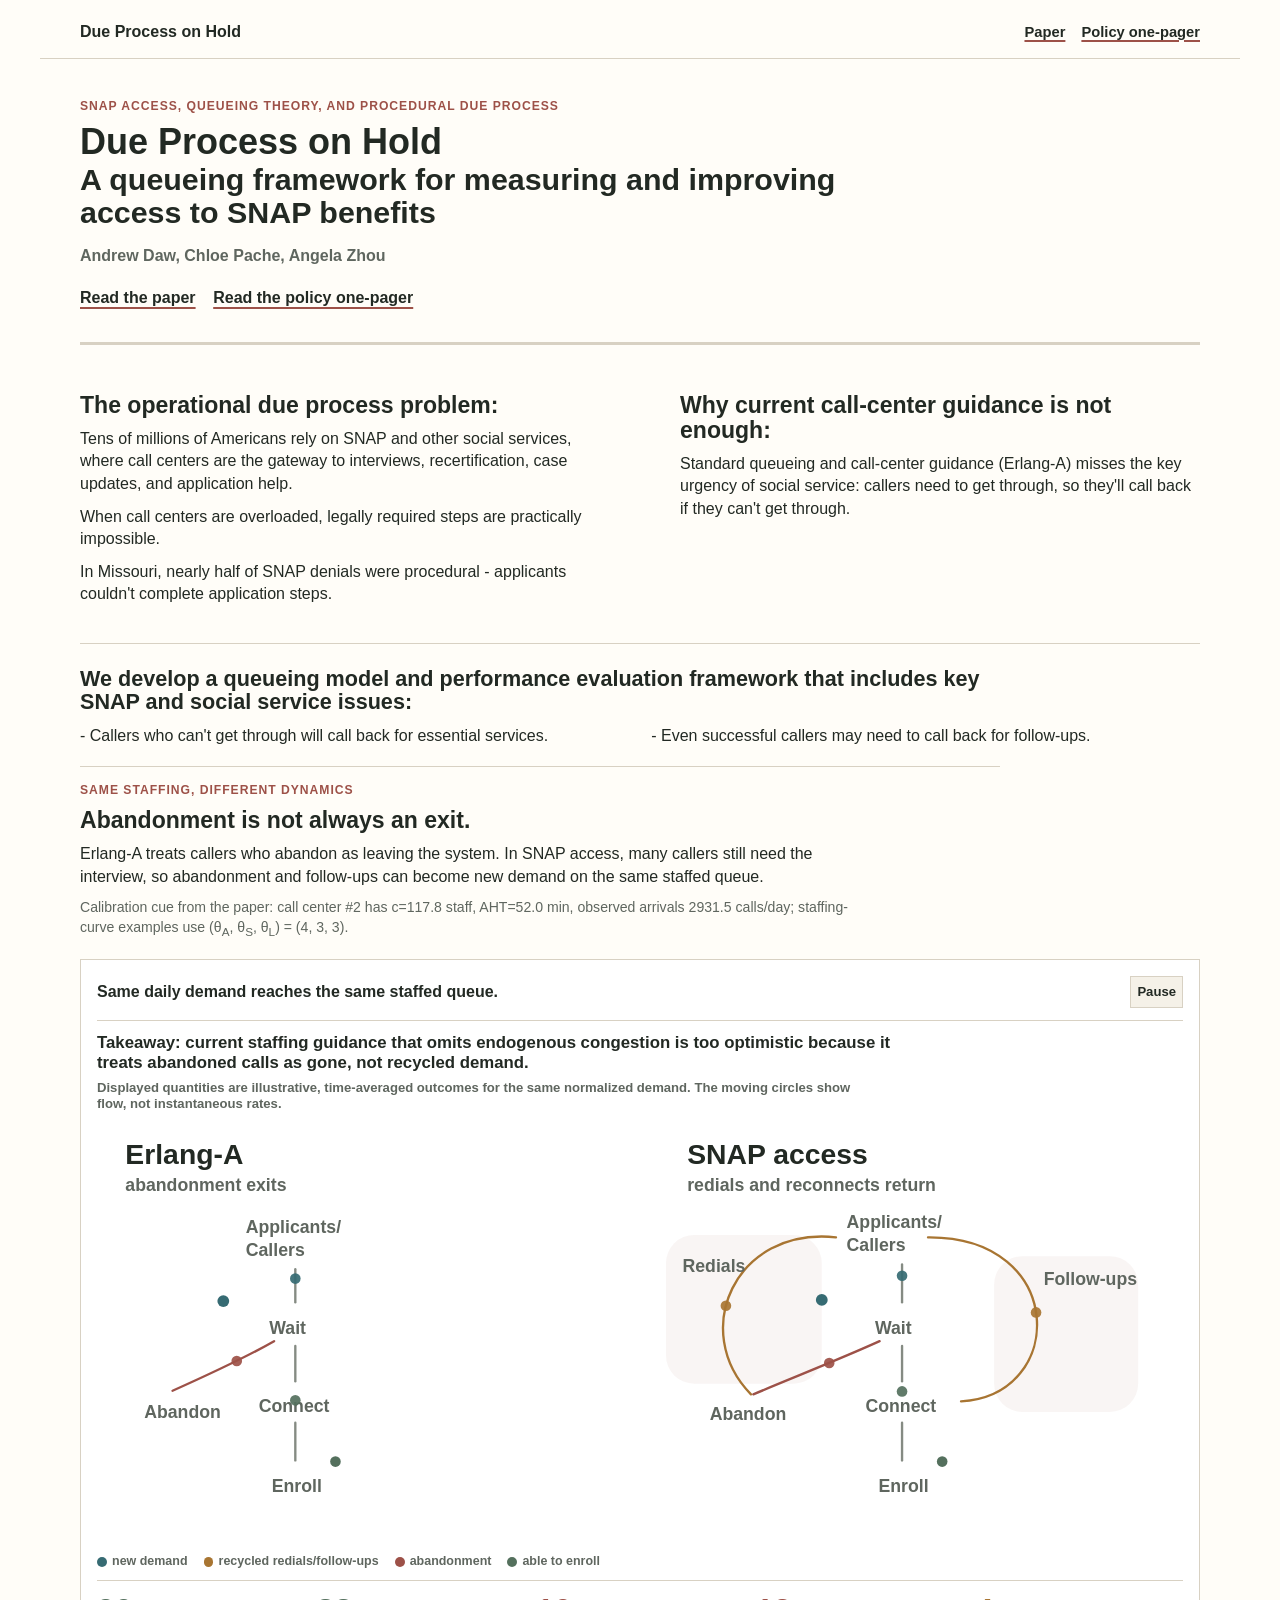
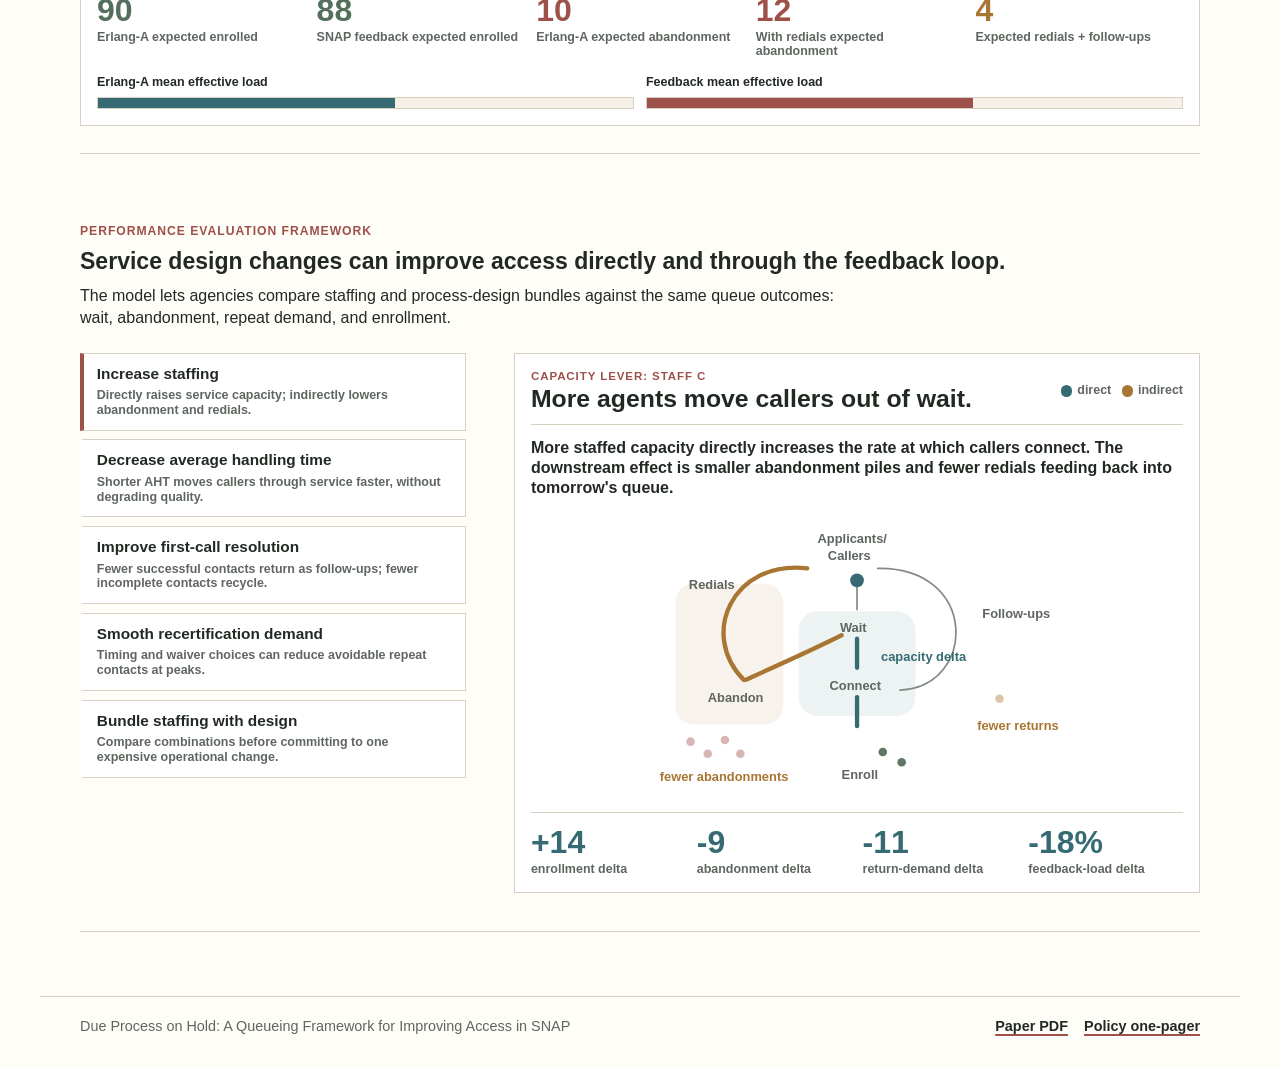
<file: docs/index.html>
<!doctype html>
<html lang="en">
  <head>
    <meta charset="utf-8">
    <meta name="viewport" content="width=device-width, initial-scale=1">
    <title>Due Process on Hold</title>
    <meta
      name="description"
      content="Landing page for Due Process on Hold: A Queueing Framework for Improving Access in SNAP."
    >
    <link rel="stylesheet" href="styles.css?v=20260518-4">
    <script src="animation.js?v=20260518-2" defer></script>
  </head>
  <body>
    <a class="skip-link" href="#main">Skip to content</a>

    <header class="site-header">
      <a class="brand" href="index.html">Due Process on Hold</a>
      <nav aria-label="Primary navigation">
        <a href="https://arxiv.org/pdf/2605.15165">Paper</a>
        <a href="policy.html">Policy one-pager</a>
      </nav>
    </header>

    <main id="main" class="sheet">
      <section class="title-block">
        <p class="eyebrow">SNAP access, queueing theory, and procedural due process</p>
        <h1>Due Process on Hold</h1>
        <p class="subtitle">A queueing framework for measuring and improving access to SNAP benefits</p>
        <p class="authors">Andrew Daw, Chloe Pache, Angela Zhou</p>
        <div class="link-row" aria-label="Project links">
          <a href="https://arxiv.org/pdf/2605.15165">Read the paper</a>
          <a href="policy.html">Read the policy one-pager</a>
        </div>
      </section>

      <section class="argument-grid" aria-label="Project summary">
        <article>
          <h2>The operational due process problem:</h2>
          <p>
            Tens of millions of Americans rely on SNAP and other social services, where call centers are the gateway to interviews, recertification, case updates, and application help.
          </p>
          <p>
            When call centers are overloaded, legally required steps are practically impossible.
          </p>
          <p>
            In Missouri, nearly half of SNAP denials were procedural - applicants couldn't complete application steps.
          </p>
        </article>

        <article>
          <h2>Why current call-center guidance is not enough:</h2>
          <p>
            Standard queueing and call-center guidance (Erlang-A) misses the key urgency of social service: callers need to get through, so they'll call back if they can't get through.
          </p>
        </article>
      </section>

      <section class="congestion-demo" aria-labelledby="congestion-title">
        <div class="demo-intro">
          <div class="model-callout">
            <h2>We develop a queueing model and performance evaluation framework that includes key SNAP and social service issues:</h2>
            <ul>
              <li>Callers who can't get through will call back for essential services.</li>
              <li>Even successful callers may need to call back for follow-ups.</li>
            </ul>
          </div>

          <div class="demo-copy">
            <p class="eyebrow">Same staffing, different dynamics</p>
            <h2 id="congestion-title">Abandonment is not always an exit.</h2>
            <p>
              Erlang-A treats callers who abandon as leaving the system. In SNAP access, many callers still need the interview, so abandonment and follow-ups can become new demand on the same staffed queue.
            </p>
            <p class="demo-note">
              Calibration cue from the paper: call center #2 has c=117.8 staff, AHT=52.0 min, observed arrivals 2931.5 calls/day; staffing-curve examples use (&theta;<sub>A</sub>, &theta;<sub>S</sub>, &theta;<sub>L</sub>) = (4, 3, 3).
            </p>
          </div>
        </div>

        <div class="demo-panel" data-congestion-demo>
          <div class="demo-status">
            <p data-demo-step>Same daily demand reaches the same staffed queue.</p>
            <button type="button" data-demo-toggle aria-pressed="false">Pause</button>
          </div>
          <p class="demo-takeaway">
            Takeaway: current staffing guidance that omits endogenous congestion is too optimistic because it treats abandoned calls as gone, not recycled demand.
          </p>
          <p class="demo-measure-note">
            Displayed quantities are illustrative, time-averaged outcomes for the same normalized demand. The moving circles show flow, not instantaneous rates.
          </p>

          <svg class="queue-animation" viewBox="0 0 920 360" role="img" aria-labelledby="animation-title animation-desc">
            <title id="animation-title">Animated comparison of Erlang-A abandonment and redial feedback</title>
            <desc id="animation-desc">Both lanes use the same staffing. In the Erlang-A lane, abandonment exits. In the SNAP-access lane, redials and follow-ups return to the same queue and raise effective load.</desc>
            <defs>
              <style>
                .queue-animation text { fill: #222923; font-family: Arial, Helvetica, sans-serif; }
                .queue-animation .lane-title { font-size: 24px; font-weight: 900; }
                .queue-animation .lane-subtitle,
                .queue-animation .node-label { fill: #5f665f; font-size: 15px; font-weight: 800; }
                .queue-animation .flow-line,
                .queue-animation .abandon-line,
                .queue-animation .return-line,
                .queue-animation .feedback-line { fill: none; stroke: #858b83; stroke-linecap: round; stroke-width: 2; }
                .queue-animation .abandon-line { stroke: #9d5148; }
                .queue-animation .return-line { stroke: #a87532; }
                .queue-animation .feedback-line { stroke: #a87532; }
                .queue-animation .feedback-backdrop { fill: #9d5148; opacity: 0.06; stroke: none; }
                .queue-animation .pile-dot { fill: #9d5148; opacity: 0; }
                .queue-animation .enroll-dot { fill: #54705d; opacity: 0; }
                .queue-animation .base-enroll { opacity: 1; }
                .queue-animation .fresh-dot { fill: #366b73; opacity: 1; }
                .queue-animation .moving-dot { opacity: 0.92; }
                .queue-animation .moving-fresh { fill: #366b73; }
                .queue-animation .moving-enroll { fill: #54705d; }
                .queue-animation .moving-abandon { fill: #9d5148; }
                .queue-animation .moving-return { fill: #a87532; }
              </style>
            </defs>

            <g class="animation-lane erlang-lane">
              <text class="lane-title" x="24" y="34">Erlang-A</text>
              <text class="lane-subtitle" x="24" y="57">abandonment exits</text>
              <text class="node-label" x="126" y="92">Applicants/</text>
              <text class="node-label" x="126" y="112">Callers</text>
              <path class="flow-line" d="M168 123 V151"></path>
              <text class="node-label" x="146" y="178">Wait</text>
              <path class="abandon-line" d="M150 184 C122 200 93 213 64 226"></path>
              <text class="node-label" x="40" y="249">Abandon</text>
              <path class="flow-line" d="M168 188 V218"></path>
              <text class="node-label" x="137" y="244">Connect</text>
              <path class="flow-line" d="M168 253 V285"></path>
              <text class="node-label" x="148" y="312">Enroll</text>
              <circle class="fresh-dot" cx="107" cy="150" r="5"></circle>
              <circle class="enroll-dot base-enroll" cx="202" cy="286" r="4.5"></circle>
              <circle class="enroll-dot s1" cx="216" cy="298" r="4.5"></circle>
              <circle class="enroll-dot s1" cx="192" cy="302" r="4.5"></circle>
              <circle class="enroll-dot s2" cx="207" cy="314" r="4.5"></circle>
              <circle class="enroll-dot s3" cx="228" cy="284" r="4.5"></circle>
              <circle class="pile-dot erlang-pile s1" cx="56" cy="270" r="5"></circle>
              <circle class="pile-dot erlang-pile s2" cx="70" cy="282" r="5"></circle>
              <circle class="pile-dot erlang-pile s3" cx="46" cy="289" r="5"></circle>
              <circle class="pile-dot erlang-pile s3" cx="82" cy="268" r="5"></circle>
              <circle class="moving-dot moving-fresh" r="4.5">
                <animateMotion dur="4.8s" repeatCount="indefinite" path="M168 123 V151"></animateMotion>
              </circle>
              <circle class="moving-dot moving-enroll" r="4.5">
                <animateMotion dur="5.4s" begin="-1.2s" repeatCount="indefinite" path="M168 188 V285"></animateMotion>
              </circle>
              <circle class="moving-dot moving-abandon" r="4.5">
                <animateMotion dur="5.8s" begin="-0.8s" repeatCount="indefinite" path="M150 184 C122 200 93 213 64 226"></animateMotion>
              </circle>
            </g>

            <g class="animation-lane feedback-lane">
              <text class="lane-title" x="500" y="34">SNAP access</text>
              <text class="lane-subtitle" x="500" y="57">redials and reconnects return</text>
              <rect class="feedback-backdrop redial-backdrop" x="482" y="94" width="132" height="126" rx="24"></rect>
              <rect class="feedback-backdrop followup-backdrop" x="760" y="112" width="122" height="132" rx="24"></rect>
              <text class="node-label" x="635" y="88">Applicants/</text>
              <text class="node-label" x="635" y="108">Callers</text>
              <path class="flow-line" d="M682 119 V151"></path>
              <text class="node-label" x="659" y="178">Wait</text>
              <path class="abandon-line" d="M663 184 C630 199 594 213 556 229"></path>
              <text class="node-label" x="519" y="251">Abandon</text>
              <path class="return-line" d="M554 229 C502 176 540 87 626 96"></path>
              <text class="node-label" x="496" y="125">Redials</text>
              <path class="flow-line" d="M682 188 V218"></path>
              <text class="node-label" x="651" y="244">Connect</text>
              <path class="flow-line" d="M682 253 V285"></path>
              <text class="node-label" x="662" y="312">Enroll</text>
              <path class="feedback-line" d="M732 235 C822 230 822 95 704 96"></path>
              <text class="node-label" x="802" y="136">Follow-ups</text>
              <circle class="fresh-dot" cx="614" cy="149" r="5"></circle>
              <circle class="enroll-dot base-enroll" cx="716" cy="286" r="4.5"></circle>
              <circle class="enroll-dot s1" cx="730" cy="298" r="4.5"></circle>
              <circle class="enroll-dot s1" cx="706" cy="302" r="4.5"></circle>
              <circle class="enroll-dot s2" cx="721" cy="314" r="4.5"></circle>
              <circle class="pile-dot feedback-pile s1" cx="548" cy="274" r="5"></circle>
              <circle class="pile-dot feedback-pile s1" cx="562" cy="286" r="5"></circle>
              <circle class="pile-dot feedback-pile s2" cx="536" cy="292" r="5"></circle>
              <circle class="pile-dot feedback-pile s2" cx="576" cy="270" r="5"></circle>
              <circle class="pile-dot feedback-pile s3" cx="590" cy="284" r="5"></circle>
              <circle class="pile-dot feedback-pile s3" cx="552" cy="306" r="5"></circle>
              <circle class="pile-dot feedback-pile s3" cx="522" cy="276" r="5"></circle>
              <circle class="moving-dot moving-fresh" r="4.5">
                <animateMotion dur="4.6s" repeatCount="indefinite" path="M682 119 V151"></animateMotion>
              </circle>
              <circle class="moving-dot moving-enroll" r="4.5">
                <animateMotion dur="5.2s" begin="-0.7s" repeatCount="indefinite" path="M682 188 V285"></animateMotion>
              </circle>
              <circle class="moving-dot moving-abandon" r="4.5">
                <animateMotion dur="4.4s" begin="-0.4s" repeatCount="indefinite" path="M663 184 C630 199 594 213 556 229"></animateMotion>
              </circle>
              <circle class="moving-dot moving-return" r="4.5">
                <animateMotion dur="5.6s" begin="-0.9s" repeatCount="indefinite" path="M554 229 C502 176 540 87 626 96"></animateMotion>
              </circle>
              <circle class="moving-dot moving-return" r="4.5">
                <animateMotion dur="6.2s" begin="-1.6s" repeatCount="indefinite" path="M732 235 C822 230 822 95 704 96"></animateMotion>
              </circle>
            </g>
          </svg>

          <div class="demo-legend" aria-label="Animation legend">
            <span><i class="legend-blue"></i>new demand</span>
            <span><i class="legend-gold"></i>recycled redials/follow-ups</span>
            <span><i class="legend-red"></i>abandonment</span>
            <span><i class="legend-green"></i>able to enroll</span>
          </div>

          <div class="demo-metrics" aria-live="polite">
            <div class="metric-enroll">
              <strong data-erlang-enroll>92</strong>
              <span>Erlang-A expected enrolled</span>
            </div>
            <div class="metric-enroll">
              <strong data-feedback-enroll>92</strong>
              <span>SNAP feedback expected enrolled</span>
            </div>
            <div>
              <strong data-erlang-abandon>8</strong>
              <span>Erlang-A expected abandonment</span>
            </div>
            <div class="metric-abandon">
              <strong data-feedback-abandon>8</strong>
              <span>With redials expected abandonment</span>
            </div>
            <div class="metric-return">
              <strong data-feedback-return>0</strong>
              <span>Expected redials + follow-ups</span>
            </div>
          </div>

          <div class="load-bars">
            <div>
              <span>Erlang-A mean effective load</span>
              <div class="load-track"><i data-erlang-load style="width: 100%"></i></div>
            </div>
            <div>
              <span>Feedback mean effective load</span>
              <div class="load-track"><i data-feedback-load style="width: 100%"></i></div>
            </div>
          </div>
        </div>
      </section>

      <section class="evaluation-framework" aria-labelledby="evaluation-title" data-evaluation-panel>
        <div class="evaluation-head">
          <p class="eyebrow">Performance evaluation framework</p>
          <h2 id="evaluation-title">Service design changes can improve access directly and through the feedback loop.</h2>
          <p>
            The model lets agencies compare staffing and process-design bundles against the same queue outcomes: wait, abandonment, repeat demand, and enrollment.
          </p>
        </div>

        <div class="evaluation-layout">
          <div class="intervention-list" aria-label="Potential interventions">
            <button class="intervention-card is-active" type="button" data-intervention="staffing" aria-pressed="true">
              <span>Increase staffing</span>
              <small>Directly raises service capacity; indirectly lowers abandonment and redials.</small>
            </button>
            <button class="intervention-card" type="button" data-intervention="aht" aria-pressed="false">
              <span>Decrease average handling time</span>
              <small>Shorter AHT moves callers through service faster, without degrading quality.</small>
            </button>
            <button class="intervention-card" type="button" data-intervention="resolution" aria-pressed="false">
              <span>Improve first-call resolution</span>
              <small>Fewer successful contacts return as follow-ups; fewer incomplete contacts recycle.</small>
            </button>
            <button class="intervention-card" type="button" data-intervention="recertification" aria-pressed="false">
              <span>Smooth recertification demand</span>
              <small>Timing and waiver choices can reduce avoidable repeat contacts at peaks.</small>
            </button>
            <button class="intervention-card" type="button" data-intervention="bundle" aria-pressed="false">
              <span>Bundle staffing with design</span>
              <small>Compare combinations before committing to one expensive operational change.</small>
            </button>
          </div>

          <div class="evaluation-panel" data-active="staffing">
            <div class="evaluation-status">
              <div>
                <p class="mini-label" data-eval-parameter>Capacity lever: staff c</p>
                <h3 data-eval-title>More agents move callers out of wait.</h3>
              </div>
              <div class="effect-key" aria-label="Effect legend">
                <span><i class="effect-direct"></i>direct</span>
                <span><i class="effect-indirect"></i>indirect</span>
              </div>
            </div>

            <p class="evaluation-copy" data-eval-copy>
              More staffed capacity directly increases the rate at which callers connect. The downstream effect is smaller abandonment piles and fewer redials feeding back into tomorrow's queue.
            </p>

            <svg class="evaluation-figure" viewBox="0 0 760 340" role="img" aria-labelledby="evaluation-figure-title evaluation-figure-desc">
              <title id="evaluation-figure-title">Service-design intervention effects on the access queue</title>
              <desc id="evaluation-figure-desc">Selecting an intervention keeps the same access-queue structure and highlights only the direct and indirect deltas.</desc>
              <g class="eval-backdrops">
                <rect class="eval-zone eval-zone-direct" data-effects="staffing aht bundle" x="312" y="118" width="136" height="122" rx="22"></rect>
                <rect class="eval-zone eval-zone-direct" data-effects="resolution bundle" x="340" y="218" width="142" height="90" rx="22"></rect>
                <rect class="eval-zone eval-zone-direct" data-effects="recertification bundle" x="342" y="88" width="76" height="44" rx="18"></rect>
                <rect class="eval-zone eval-zone-indirect" data-effects="staffing aht recertification bundle" x="168" y="86" width="126" height="164" rx="22"></rect>
                <rect class="eval-zone eval-zone-indirect" data-effects="resolution recertification bundle" x="488" y="92" width="142" height="136" rx="22"></rect>
              </g>

              <g class="eval-flow">
                <path class="eval-path baseline" d="M380 82 V116"></path>
                <path class="eval-path baseline" d="M380 150 V184"></path>
                <path class="eval-path baseline" d="M380 218 V252"></path>
                <path class="eval-path baseline" d="M362 146 C326 164 290 180 250 198"></path>
                <path class="eval-path baseline" d="M248 198 C196 146 234 58 322 68"></path>
                <path class="eval-path baseline" d="M430 210 C520 206 522 66 404 68"></path>

                <path class="eval-path effect-line effect-direct" data-effects="staffing aht bundle" d="M380 150 V184"></path>
                <path class="eval-path effect-line effect-direct" data-effects="staffing aht bundle" d="M380 218 V252"></path>
                <path class="eval-path effect-line effect-direct" data-effects="resolution bundle" d="M380 218 V252"></path>
                <path class="eval-path effect-line effect-direct" data-effects="recertification bundle" d="M380 88 V116"></path>

                <path class="eval-path effect-line effect-indirect" data-effects="staffing aht resolution recertification bundle" d="M362 146 C326 164 290 180 250 198"></path>
                <path class="eval-path effect-line effect-indirect" data-effects="staffing aht recertification bundle" d="M248 198 C196 146 234 58 322 68"></path>
                <path class="eval-path effect-line effect-indirect" data-effects="resolution recertification bundle" d="M430 210 C520 206 522 66 404 68"></path>
              </g>

              <g class="eval-nodes">
                <text x="334" y="38">Applicants/</text>
                <text x="346" y="58">Callers</text>
                <circle class="demand-node" cx="380" cy="82" r="8"></circle>

                <text x="360" y="142">Wait</text>

                <text x="348" y="210">Connect</text>

                <text x="362" y="314">Enroll</text>

                <text x="206" y="224">Abandon</text>

                <text x="184" y="92">Redials</text>
                <text x="526" y="126">Follow-ups</text>
              </g>

              <g class="eval-piles">
                <circle class="abandon-piece" data-effects="staffing aht recertification bundle" cx="186" cy="272" r="5"></circle>
                <circle class="abandon-piece" data-effects="staffing aht resolution bundle" cx="206" cy="286" r="5"></circle>
                <circle class="abandon-piece" data-effects="staffing aht recertification bundle" cx="226" cy="270" r="5"></circle>
                <circle class="abandon-piece" data-effects="staffing aht resolution recertification bundle" cx="244" cy="286" r="5"></circle>
                <circle class="return-piece" data-effects="staffing aht resolution recertification bundle" cx="546" cy="222" r="5"></circle>
                <circle class="return-piece" data-effects="resolution recertification bundle" cx="570" cy="204" r="5"></circle>
                <circle class="return-piece" data-effects="resolution bundle" cx="594" cy="222" r="5"></circle>
                <circle class="enroll-piece" data-effects="staffing aht resolution bundle" cx="410" cy="286" r="5"></circle>
                <circle class="enroll-piece" data-effects="staffing aht bundle" cx="432" cy="298" r="5"></circle>
                <circle class="enroll-piece" data-effects="resolution bundle" cx="392" cy="300" r="5"></circle>
              </g>

              <g class="eval-callouts">
                <text class="callout direct-callout" data-effects="staffing aht bundle" x="408" y="176">capacity delta</text>
                <text class="callout direct-callout" data-effects="resolution bundle" x="408" y="270">completion delta</text>
                <text class="callout direct-callout" data-effects="recertification bundle" x="420" y="112">arrival-pressure delta</text>
                <text class="callout indirect-callout" data-effects="staffing aht resolution recertification bundle" x="150" y="316">fewer abandonments</text>
                <text class="callout indirect-callout" data-effects="staffing aht resolution recertification bundle" x="520" y="256">fewer returns</text>
              </g>
            </svg>

            <div class="evaluation-metrics" aria-live="polite">
              <div>
                <strong data-eval-enroll>+14</strong>
                <span>enrollment delta</span>
              </div>
              <div>
                <strong data-eval-abandon>-9</strong>
                <span>abandonment delta</span>
              </div>
              <div>
                <strong data-eval-recycle>-11</strong>
                <span>return-demand delta</span>
              </div>
              <div>
                <strong data-eval-load>-18%</strong>
                <span>feedback-load delta</span>
              </div>
            </div>
          </div>
        </div>
      </section>
    </main>

    <footer class="site-footer">
      <p>Due Process on Hold: A Queueing Framework for Improving Access in SNAP</p>
      <div>
        <a href="https://arxiv.org/pdf/2605.15165">Paper PDF</a>
        <a href="policy.html">Policy one-pager</a>
      </div>
    </footer>
  </body>
</html>
</file>
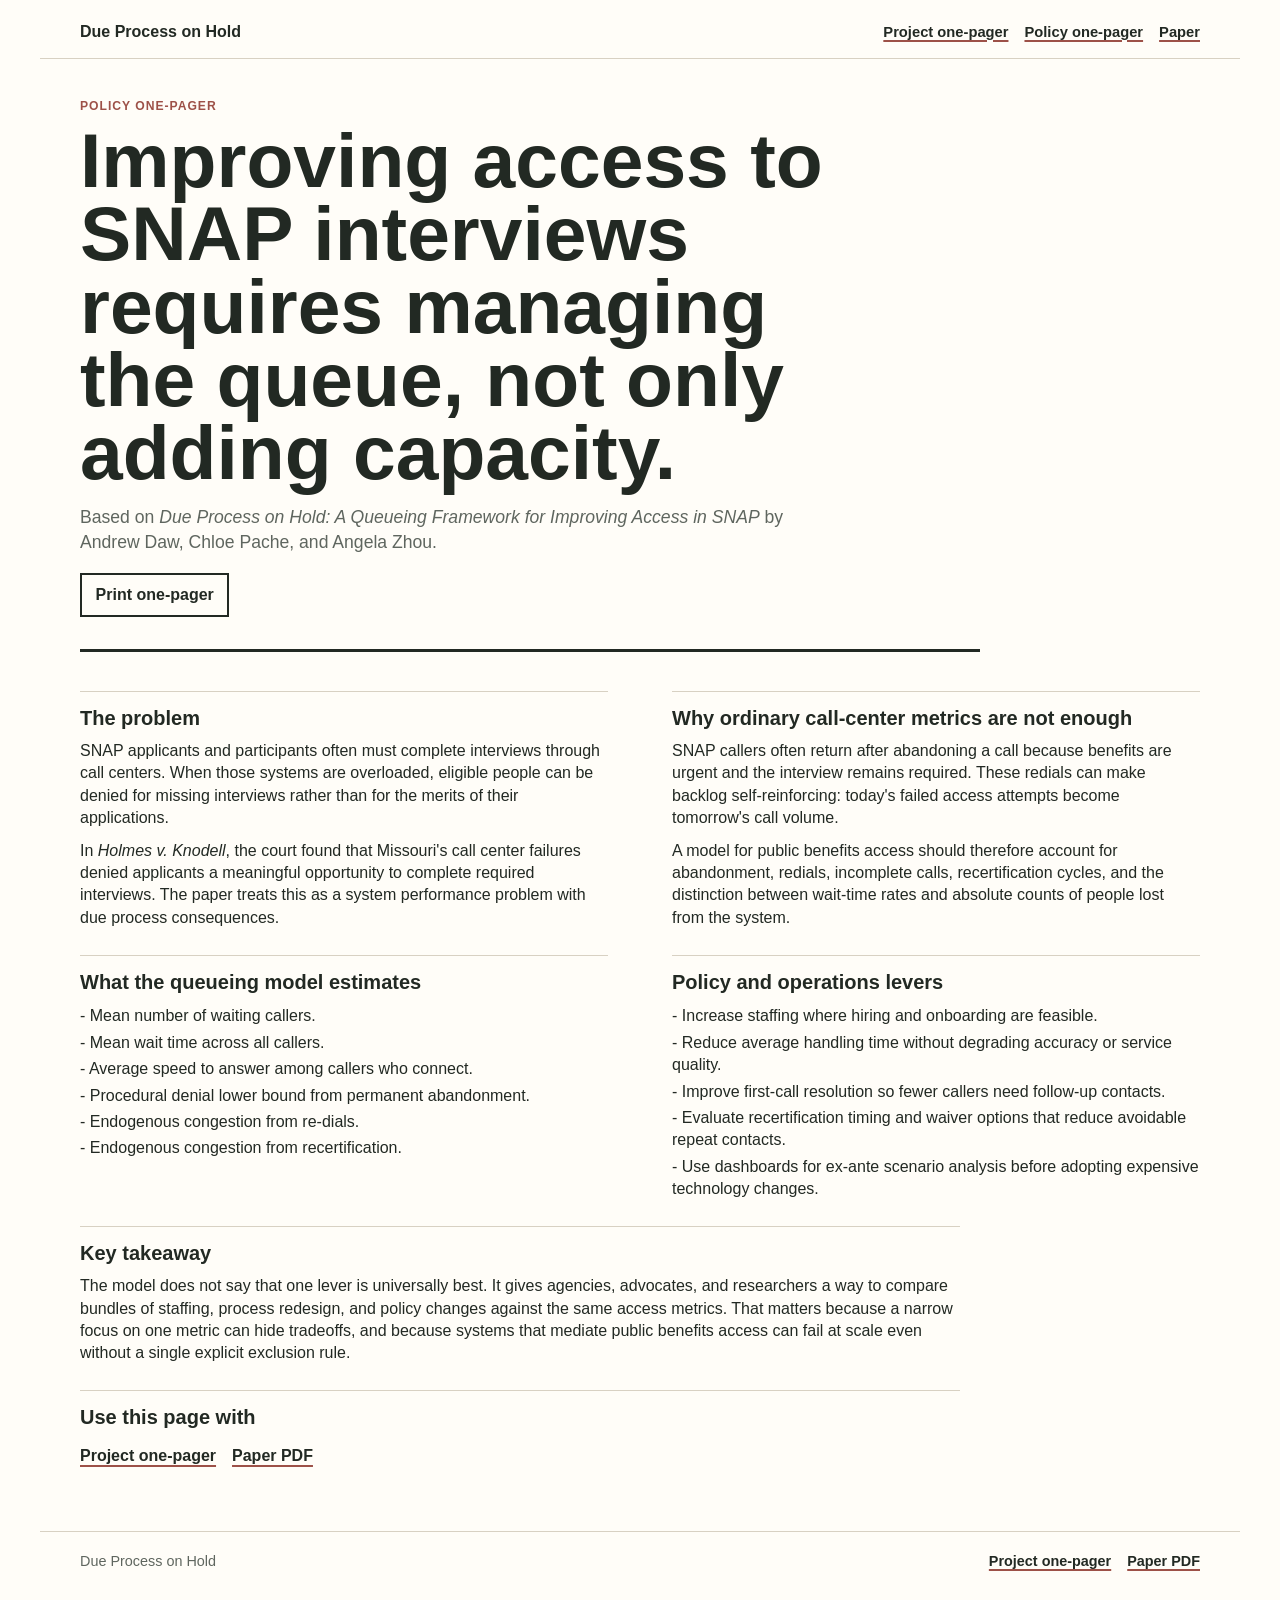
<file: docs/policy.html>
<!doctype html>
<html lang="en">
  <head>
    <meta charset="utf-8">
    <meta name="viewport" content="width=device-width, initial-scale=1">
    <title>Policy One-Pager | Due Process on Hold</title>
    <meta
      name="description"
      content="Policy one-pager for Due Process on Hold: A Queueing Framework for Improving Access in SNAP."
    >
    <link rel="stylesheet" href="styles.css">
  </head>
  <body>
    <a class="skip-link" href="#main">Skip to content</a>
    <header class="site-header compact">
      <a class="brand" href="index.html">Due Process on Hold</a>
      <nav aria-label="Primary navigation">
        <a href="index.html">Project one-pager</a>
        <a href="policy.html" aria-current="page">Policy one-pager</a>
        <a href="https://arxiv.org/pdf/2605.15165">Paper</a>
      </nav>
    </header>

    <main id="main" class="page">
      <section class="page-title">
        <p class="eyebrow">Policy one-pager</p>
        <h1>Improving access to SNAP interviews requires managing the queue, not only adding capacity.</h1>
        <p>
          Based on <em>Due Process on Hold: A Queueing Framework for Improving Access in SNAP</em> by Andrew Daw, Chloe Pache, and Angela Zhou.
        </p>
        <button class="button primary print-button" type="button" onclick="window.print()">Print one-pager</button>
      </section>

      <section class="one-pager">
        <article>
          <h2>The problem</h2>
          <p>
            SNAP applicants and participants often must complete interviews through call centers. When those systems are overloaded, eligible people can be denied for missing interviews rather than for the merits of their applications.
          </p>
          <p>
            In <em>Holmes v. Knodell</em>, the court found that Missouri's call center failures denied applicants a meaningful opportunity to complete required interviews. The paper treats this as a system performance problem with due process consequences.
          </p>
        </article>

        <article>
          <h2>Why ordinary call-center metrics are not enough</h2>
          <p>
            SNAP callers often return after abandoning a call because benefits are urgent and the interview remains required. These redials can make backlog self-reinforcing: today's failed access attempts become tomorrow's call volume.
          </p>
          <p>
            A model for public benefits access should therefore account for abandonment, redials, incomplete calls, recertification cycles, and the distinction between wait-time rates and absolute counts of people lost from the system.
          </p>
        </article>

        <article>
          <h2>What the queueing model estimates</h2>
          <ul class="check-list">
            <li>Mean number of waiting callers.</li>
            <li>Mean wait time across all callers.</li>
            <li>Average speed to answer among callers who connect.</li>
            <li>Procedural denial lower bound from permanent abandonment.</li>
            <li>Endogenous congestion from re-dials.</li>
            <li>Endogenous congestion from recertification.</li>
          </ul>
        </article>

        <article>
          <h2>Policy and operations levers</h2>
          <ul class="check-list">
            <li>Increase staffing where hiring and onboarding are feasible.</li>
            <li>Reduce average handling time without degrading accuracy or service quality.</li>
            <li>Improve first-call resolution so fewer callers need follow-up contacts.</li>
            <li>Evaluate recertification timing and waiver options that reduce avoidable repeat contacts.</li>
            <li>Use dashboards for ex-ante scenario analysis before adopting expensive technology changes.</li>
          </ul>
        </article>

        <article class="wide">
          <h2>Key takeaway</h2>
          <p>
            The model does not say that one lever is universally best. It gives agencies, advocates, and researchers a way to compare bundles of staffing, process redesign, and policy changes against the same access metrics. That matters because a narrow focus on one metric can hide tradeoffs, and because systems that mediate public benefits access can fail at scale even without a single explicit exclusion rule.
          </p>
        </article>

        <article class="wide">
          <h2>Use this page with</h2>
          <div class="resource-list">
            <a href="index.html">Project one-pager</a>
            <a href="https://arxiv.org/pdf/2605.15165">Paper PDF</a>
          </div>
        </article>
      </section>
    </main>

    <footer class="site-footer">
      <p>Due Process on Hold</p>
      <div>
        <a href="index.html">Project one-pager</a>
        <a href="https://arxiv.org/pdf/2605.15165">Paper PDF</a>
      </div>
    </footer>
  </body>
</html>
</file>
<file: docs/styles.css>
:root {
  color-scheme: light;
  --ink: #222923;
  --muted: #5f665f;
  --quiet: #858b83;
  --paper: #fffdf8;
  --surface: #ffffff;
  --wash: #f5f1e8;
  --line: #d8d1c3;
  --accent: #9d5148;
  --blue: #366b73;
  --gold: #a87532;
  --success: #54705d;
}

* {
  box-sizing: border-box;
}

html {
  scroll-padding-top: 5.5rem;
  scroll-behavior: smooth;
}

body {
  margin: 0;
  background: var(--paper);
  color: var(--ink);
  font-family: Arial, Helvetica, sans-serif;
  font-size: 16px;
  line-height: 1.4;
  overflow-x: hidden;
}

a {
  color: inherit;
}

em {
  font-style: italic;
}

.skip-link {
  position: absolute;
  top: -48px;
  left: 1rem;
  z-index: 20;
  padding: 0.55rem 0.75rem;
  background: var(--ink);
  color: var(--paper);
}

.skip-link:focus {
  top: 1rem;
}

.site-header,
.site-footer,
.sheet,
.page {
  width: 100%;
  max-width: 1200px;
  margin-inline: auto;
  padding-inline: 40px;
}

.site-header {
  position: sticky;
  top: 0;
  z-index: 12;
  display: flex;
  align-items: baseline;
  justify-content: space-between;
  gap: 1rem;
  padding-top: 1.35rem;
  padding-bottom: 1rem;
  background: var(--paper);
  border-bottom: 1px solid var(--line);
}

.brand {
  font-size: 1rem;
  font-weight: 800;
  line-height: 1;
  text-decoration: none;
}

nav {
  display: flex;
  gap: 1rem;
  flex-wrap: wrap;
  font-size: 0.92rem;
  font-weight: 800;
}

nav a,
.link-row a,
.site-footer a,
.resource-list a {
  color: var(--ink);
  text-decoration-color: var(--accent);
  text-decoration-thickness: 0.12em;
  text-underline-offset: 0.22em;
}

.sheet {
  padding-top: 2.5rem;
  padding-bottom: 4rem;
}

.title-block {
  padding-bottom: 2rem;
  border-bottom: 3px solid var(--line);
}

.eyebrow {
  margin: 0 0 0.65rem;
  color: var(--accent);
  font-size: 0.76rem;
  font-weight: 800;
  letter-spacing: 0.08em;
  line-height: 1.2;
  text-transform: uppercase;
}

h1,
h2,
h3,
p {
  margin: 0;
}

h1 {
  max-width: 100%;
  font-size: clamp(1.65rem, 3vw, 2.25rem);
  font-weight: 900;
  letter-spacing: 0;
  line-height: 1;
}

h2 {
  font-size: clamp(1.15rem, 1.8vw, 1.45rem);
  font-weight: 900;
  line-height: 1.08;
}

.subtitle {
  max-width: 760px;
  margin-top: 0.2rem;
  font-size: clamp(1.25rem, 2.5vw, 1.9rem);
  font-weight: 900;
  line-height: 1.08;
}

.authors {
  margin-top: 1rem;
  color: var(--muted);
  font-weight: 700;
}

.link-row {
  display: flex;
  gap: 1.1rem;
  flex-wrap: wrap;
  margin-top: 1.25rem;
  font-weight: 900;
}

.argument-grid,
.bottom-grid,
.one-pager {
  display: grid;
  grid-template-columns: repeat(2, minmax(0, 1fr));
  gap: clamp(2rem, 7vw, 5rem);
}

.argument-grid {
  padding-top: 3rem;
}

.argument-grid article p {
  margin-top: 0.65rem;
  max-width: 38rem;
}

.model-callout {
  max-width: none;
  margin: 0;
}

.model-callout h2 {
  font-size: clamp(1.1rem, 1.7vw, 1.35rem);
  max-width: 900px;
}

.model-callout ul,
.bottom-grid ul,
.check-list {
  margin: 0.75rem 0 0;
  padding: 0;
  list-style: none;
}

.model-callout ul {
  display: flex;
  gap: 0.35rem 1.4rem;
  flex-wrap: wrap;
}

.model-callout li,
.bottom-grid li,
.check-list li {
  margin-top: 0.25rem;
}

.model-callout li {
  flex: 1 1 320px;
  margin-top: 0;
}

.model-callout li::before,
.bottom-grid li::before,
.check-list li::before {
  content: "- ";
}

.congestion-demo {
  margin: 2.35rem 0;
  padding: 1.4rem 0 1.7rem;
  border-top: 1px solid var(--line);
  border-bottom: 1px solid var(--line);
}

.demo-intro {
  width: 100%;
  max-width: 1120px;
  margin-inline: auto;
}

.demo-copy {
  max-width: 920px;
  margin-top: 1.15rem;
  border-top: 1px solid var(--line);
  padding-top: 1rem;
}

.demo-copy p:not(.eyebrow) {
  margin-top: 0.65rem;
  max-width: 48rem;
}

.demo-note {
  color: var(--muted);
  font-size: 0.88rem;
  max-width: 60rem;
}

.demo-panel {
  width: 100%;
  max-width: 1120px;
  min-width: 0;
  margin-top: 1.15rem;
  margin-inline: auto;
  border: 1px solid var(--line);
  background: var(--surface);
  padding: 1rem;
}

.demo-status {
  display: flex;
  align-items: center;
  justify-content: space-between;
  gap: 1rem;
  padding-bottom: 0.75rem;
  border-bottom: 1px solid var(--line);
}

.demo-status p {
  font-weight: 900;
}

.demo-status button {
  min-height: 32px;
  border: 1px solid var(--line);
  background: var(--wash);
  color: var(--ink);
  font: inherit;
  font-size: 0.82rem;
  font-weight: 900;
  cursor: pointer;
}

.demo-takeaway {
  max-width: 840px;
  margin-top: 0.75rem;
  color: var(--ink);
  font-size: clamp(0.95rem, 1.6vw, 1.05rem);
  font-weight: 900;
  line-height: 1.18;
}

.demo-measure-note {
  max-width: 760px;
  margin-top: 0.45rem;
  color: var(--muted);
  font-size: 0.82rem;
  font-weight: 800;
  line-height: 1.25;
}

.queue-animation {
  display: block;
  width: 100%;
  height: auto;
  margin-top: 0.7rem;
}

.queue-animation text {
  fill: var(--ink);
  font-family: Arial, Helvetica, sans-serif;
}

.lane-title {
  font-size: 24px;
  font-weight: 900;
}

.lane-subtitle,
.node-label {
  fill: var(--muted);
  font-size: 14px;
  font-weight: 800;
}

.flow-line,
.abandon-line,
.return-line,
.feedback-line {
  fill: none;
  stroke: var(--quiet);
  stroke-linecap: round;
  stroke-width: 2;
}

.abandon-line {
  stroke: var(--accent);
}

.return-line {
  stroke: var(--gold);
}

.feedback-line {
  stroke: var(--gold);
}

.feedback-backdrop {
  fill: var(--accent);
  opacity: 0.06;
  stroke: none;
  transition: opacity 300ms ease;
}

.demo-panel[data-stage="1"] .feedback-backdrop {
  opacity: 0.08;
}

.demo-panel[data-stage="2"] .feedback-backdrop {
  opacity: 0.1;
}

.demo-panel[data-stage="3"] .feedback-backdrop {
  opacity: 0.12;
}

.pile-dot {
  fill: var(--accent);
  opacity: 0;
  transition: opacity 400ms ease;
}

.enroll-dot {
  fill: var(--success);
  opacity: 0;
  transition: opacity 400ms ease;
}

.base-enroll {
  opacity: 1;
}

.fresh-dot {
  fill: var(--blue);
}

.moving-dot {
  opacity: 0.92;
}

.moving-fresh {
  fill: var(--blue);
}

.moving-enroll {
  fill: var(--success);
}

.moving-abandon {
  fill: var(--accent);
}

.moving-return {
  fill: var(--gold);
}

.demo-panel[data-stage="1"] .s1,
.demo-panel[data-stage="2"] .s1,
.demo-panel[data-stage="2"] .s2,
.demo-panel[data-stage="3"] .s1,
.demo-panel[data-stage="3"] .s2,
.demo-panel[data-stage="3"] .s3 {
  opacity: 1;
}

.demo-legend {
  display: flex;
  gap: 0.55rem 1rem;
  flex-wrap: wrap;
  margin-top: 0.35rem;
  color: var(--muted);
  font-size: 0.78rem;
  font-weight: 800;
  line-height: 1.2;
}

.demo-legend span {
  display: inline-flex;
  align-items: center;
  gap: 0.32rem;
}

.demo-legend i {
  width: 0.62rem;
  height: 0.62rem;
  border-radius: 999px;
  flex: 0 0 auto;
}

.legend-blue {
  background: var(--blue);
}

.legend-gold {
  background: var(--gold);
}

.legend-red {
  background: var(--accent);
}

.legend-green {
  background: var(--success);
}

.demo-metrics {
  display: grid;
  grid-template-columns: repeat(auto-fit, minmax(120px, 1fr));
  gap: 0.75rem;
  margin-top: 0.7rem;
  padding-top: 0.8rem;
  border-top: 1px solid var(--line);
}

.demo-metrics div {
  min-width: 0;
}

.demo-metrics strong {
  display: block;
  color: var(--accent);
  font-size: clamp(1.35rem, 3vw, 2rem);
  line-height: 1;
}

.demo-metrics .metric-enroll strong {
  color: var(--success);
}

.demo-metrics .metric-return strong {
  color: var(--gold);
}

.demo-metrics span {
  display: block;
  margin-top: 0.25rem;
  color: var(--muted);
  font-size: 0.78rem;
  font-weight: 800;
  line-height: 1.15;
}

.load-bars {
  display: grid;
  grid-template-columns: repeat(2, minmax(0, 1fr));
  gap: 0.75rem;
  margin-top: 0.95rem;
}

.load-bars span {
  display: block;
  margin-bottom: 0.35rem;
  font-size: 0.78rem;
  font-weight: 900;
}

.load-track {
  height: 12px;
  background: var(--wash);
  border: 1px solid var(--line);
}

.load-track i {
  display: block;
  height: 100%;
  background: var(--blue);
  transition: width 300ms ease;
}

.load-bars > div:last-child .load-track i {
  background: var(--accent);
}

.evaluation-framework {
  padding: 2rem 0 2.35rem;
  border-bottom: 1px solid var(--line);
}

.evaluation-head {
  max-width: 940px;
}

.evaluation-head p:not(.eyebrow) {
  margin-top: 0.7rem;
  max-width: 760px;
}

.evaluation-layout {
  display: grid;
  grid-template-columns: minmax(240px, 0.72fr) minmax(520px, 1.28fr);
  gap: clamp(1.5rem, 4vw, 3rem);
  margin-top: 1.45rem;
}

.intervention-list {
  display: grid;
  align-content: start;
  gap: 0.55rem;
}

.intervention-card {
  width: 100%;
  border: 1px solid var(--line);
  border-left: 4px solid transparent;
  padding: 0.75rem 0.8rem;
  background: var(--surface);
  color: var(--ink);
  cursor: pointer;
  font: inherit;
  text-align: left;
}

.intervention-card:hover,
.intervention-card:focus-visible,
.intervention-card.is-active {
  border-left-color: var(--accent);
  outline: none;
}

.intervention-card span,
.intervention-card small {
  display: block;
}

.intervention-card span {
  font-size: 0.96rem;
  font-weight: 900;
  line-height: 1.1;
}

.intervention-card small {
  margin-top: 0.35rem;
  color: var(--muted);
  font-size: 0.78rem;
  font-weight: 800;
  line-height: 1.18;
}

.evaluation-panel {
  min-width: 0;
  border: 1px solid var(--line);
  background: var(--surface);
  padding: 1rem;
}

.evaluation-status {
  display: flex;
  justify-content: space-between;
  gap: 1rem;
  padding-bottom: 0.75rem;
  border-bottom: 1px solid var(--line);
}

.evaluation-status h3 {
  margin: 0.18rem 0 0;
  font-size: clamp(1.15rem, 2vw, 1.55rem);
  font-weight: 900;
  line-height: 1.05;
}

.mini-label {
  color: var(--accent);
  font-size: 0.72rem;
  font-weight: 900;
  letter-spacing: 0.08em;
  line-height: 1.2;
  text-transform: uppercase;
}

.effect-key {
  display: flex;
  gap: 0.65rem;
  flex-wrap: wrap;
  justify-content: flex-end;
  color: var(--muted);
  font-size: 0.78rem;
  font-weight: 900;
}

.effect-key span {
  display: inline-flex;
  align-items: center;
  gap: 0.3rem;
}

.effect-key i {
  width: 0.72rem;
  height: 0.72rem;
  border-radius: 999px;
}

.effect-direct {
  background: var(--blue);
}

.effect-indirect {
  background: var(--gold);
}

.evaluation-copy {
  margin-top: 0.8rem;
  max-width: 760px;
  font-weight: 800;
  line-height: 1.24;
}

.evaluation-figure {
  display: block;
  width: 100%;
  height: auto;
  margin-top: 0.75rem;
}

.evaluation-figure text {
  fill: var(--muted);
  font-family: Arial, Helvetica, sans-serif;
  font-size: 15px;
  font-weight: 900;
}

.eval-zone {
  opacity: 0;
  transition: opacity 220ms ease;
}

.eval-zone-direct {
  fill: var(--blue);
}

.eval-zone-indirect {
  fill: var(--gold);
}

.eval-path {
  fill: none;
  stroke: var(--quiet);
  stroke-linecap: round;
  stroke-width: 2;
}

.effect-line {
  opacity: 0;
  stroke-width: 5;
  transition: opacity 220ms ease;
}

.effect-line.effect-direct {
  background: transparent;
  stroke: var(--blue);
}

.effect-line.effect-indirect {
  background: transparent;
  stroke: var(--gold);
}

.demand-node {
  fill: var(--blue);
}

.abandon-piece {
  fill: var(--accent);
}

.return-piece {
  fill: var(--gold);
}

.enroll-piece {
  fill: var(--success);
}

.abandon-piece,
.return-piece,
.enroll-piece {
  opacity: 0;
  transition: opacity 220ms ease, transform 220ms ease;
}

.callout {
  opacity: 0;
  transition: opacity 220ms ease;
}

.direct-callout {
  fill: var(--blue) !important;
}

.indirect-callout {
  fill: var(--gold) !important;
}

.eval-zone.is-active {
  opacity: 0.09;
}

.effect-line.is-active,
.callout.is-active {
  opacity: 1;
}

.abandon-piece.is-active,
.return-piece.is-active {
  opacity: 0.42;
  transform: translateY(-2px);
}

.enroll-piece.is-active {
  opacity: 0.95;
  transform: translateY(-4px);
}

.evaluation-metrics {
  display: grid;
  grid-template-columns: repeat(4, minmax(0, 1fr));
  gap: 0.7rem;
  margin-top: 0.65rem;
  padding-top: 0.8rem;
  border-top: 1px solid var(--line);
}

.evaluation-metrics div {
  min-width: 0;
}

.evaluation-metrics strong {
  display: block;
  color: var(--blue);
  font-size: clamp(1.35rem, 3vw, 2rem);
  font-weight: 900;
  line-height: 1;
}

.evaluation-metrics span {
  display: block;
  margin-top: 0.25rem;
  color: var(--muted);
  font-size: 0.78rem;
  font-weight: 800;
  line-height: 1.15;
}

.model-figure {
  margin: 1.75rem 0 3rem;
  overflow-x: auto;
}

.model-figure svg {
  display: block;
  width: 100%;
  min-width: 720px;
  height: auto;
}

.model-figure line,
.model-figure .service-flow > path {
  fill: none;
  stroke: var(--quiet);
  stroke-linecap: round;
  stroke-width: 2;
  marker-end: url("#arrow");
}

.model-figure marker path {
  fill: var(--quiet);
  stroke: none;
}

.model-figure text {
  fill: var(--muted);
  font-size: 19px;
  font-weight: 400;
}

.model-figure .label {
  font-weight: 800;
}

figcaption {
  margin-top: 0.5rem;
  color: var(--ink);
  font-size: clamp(1rem, 1.8vw, 1.25rem);
  font-weight: 900;
  text-align: center;
}

.bottom-grid {
  padding-top: 2rem;
  border-top: 1px solid var(--line);
}

.bottom-grid article {
  min-width: 0;
}

.bottom-grid h2 {
  margin-bottom: 0.7rem;
}

.bottom-grid li {
  color: var(--ink);
  line-height: 1.25;
}

.site-footer {
  display: flex;
  justify-content: space-between;
  gap: 1rem;
  flex-wrap: wrap;
  padding-top: 1.2rem;
  padding-bottom: 2rem;
  border-top: 1px solid var(--line);
  color: var(--muted);
  font-size: 0.9rem;
}

.site-footer div {
  display: flex;
  gap: 1rem;
  flex-wrap: wrap;
  font-weight: 800;
}

.page {
  padding-top: 2.5rem;
  padding-bottom: 4rem;
}

.page-title {
  max-width: 900px;
  padding-bottom: 2rem;
  border-bottom: 3px solid var(--ink);
}

.page-title h1 {
  max-width: 18ch;
  font-size: clamp(2.4rem, 6vw, 5.25rem);
  line-height: 0.95;
}

.page-title p:not(.eyebrow) {
  max-width: 760px;
  margin-top: 1rem;
  color: var(--muted);
  font-size: 1.1rem;
}

.button {
  display: inline-flex;
  min-height: 42px;
  align-items: center;
  justify-content: center;
  margin-top: 1.2rem;
  border: 2px solid var(--ink);
  padding: 0.55rem 0.85rem;
  background: var(--paper);
  color: var(--ink);
  font: inherit;
  font-weight: 900;
  text-decoration: none;
  cursor: pointer;
}

.button:hover {
  border-color: var(--accent);
  color: var(--accent);
}

.one-pager {
  margin-top: 2.4rem;
  gap: 1.6rem 4rem;
}

.one-pager article {
  padding-top: 1rem;
  border-top: 1px solid var(--line);
}

.one-pager article.wide {
  grid-column: 1 / -1;
  max-width: 880px;
}

.one-pager h2 {
  font-size: 1.25rem;
}

.one-pager p {
  margin-top: 0.65rem;
  color: var(--ink);
}

.resource-list {
  display: flex;
  gap: 1rem;
  flex-wrap: wrap;
  margin-top: 1rem;
  font-weight: 900;
}

@media (max-width: 760px) {
  .site-header,
  .site-footer {
    align-items: flex-start;
    flex-direction: column;
  }

  .sheet,
  .page {
    padding-top: 2rem;
  }

  .site-header,
  .site-footer,
  .sheet,
  .page {
    width: 390px;
    max-width: 100%;
    margin-left: 0;
    margin-right: auto;
    padding-left: 20px;
    padding-right: 20px;
  }

  h1 {
    max-width: 100%;
    font-size: clamp(1.55rem, 8vw, 2.15rem);
  }

  .argument-grid,
  .congestion-demo,
  .evaluation-layout,
  .bottom-grid,
  .one-pager {
    grid-template-columns: 1fr;
    gap: 1.8rem;
  }

  .demo-panel {
    padding: 0.8rem;
  }

  .demo-status {
    align-items: flex-start;
    flex-direction: column;
    gap: 0.7rem;
  }

  .queue-animation {
    min-width: 0;
  }

  .demo-metrics,
  .load-bars,
  .evaluation-metrics {
    grid-template-columns: 1fr;
  }

  .evaluation-status {
    align-items: flex-start;
    flex-direction: column;
  }

  .effect-key {
    justify-content: flex-start;
  }

  .evaluation-panel {
    padding: 0.8rem;
  }

  .evaluation-figure {
    min-width: 0;
  }

  .model-figure {
    margin-right: -20px;
    padding-right: 20px;
  }

  .model-figure svg {
    min-width: 0;
  }

  .one-pager article.wide {
    grid-column: auto;
  }
}

@media print {
  body {
    background: #ffffff;
    color: #000000;
    font-size: 10pt;
  }

  .site-header,
  .site-footer,
  .print-button {
    display: none;
  }

  .page,
  .sheet {
    width: 100%;
    padding: 0;
  }

  .page-title,
  .title-block {
    padding-bottom: 0.5rem;
    border-bottom: 2px solid #000000;
  }

  .page-title h1,
  h1 {
    font-size: 26pt;
    max-width: none;
  }

  .one-pager,
  .congestion-demo,
  .argument-grid,
  .bottom-grid {
    grid-template-columns: repeat(2, 1fr);
    gap: 0.45in;
  }

  .demo-status button,
  .queue-animation {
    display: none;
  }

  .congestion-demo {
    break-inside: avoid;
  }

  .one-pager {
    margin-top: 0.35in;
  }

  .one-pager article {
    break-inside: avoid;
    padding-top: 0.12in;
  }
}
</file>
